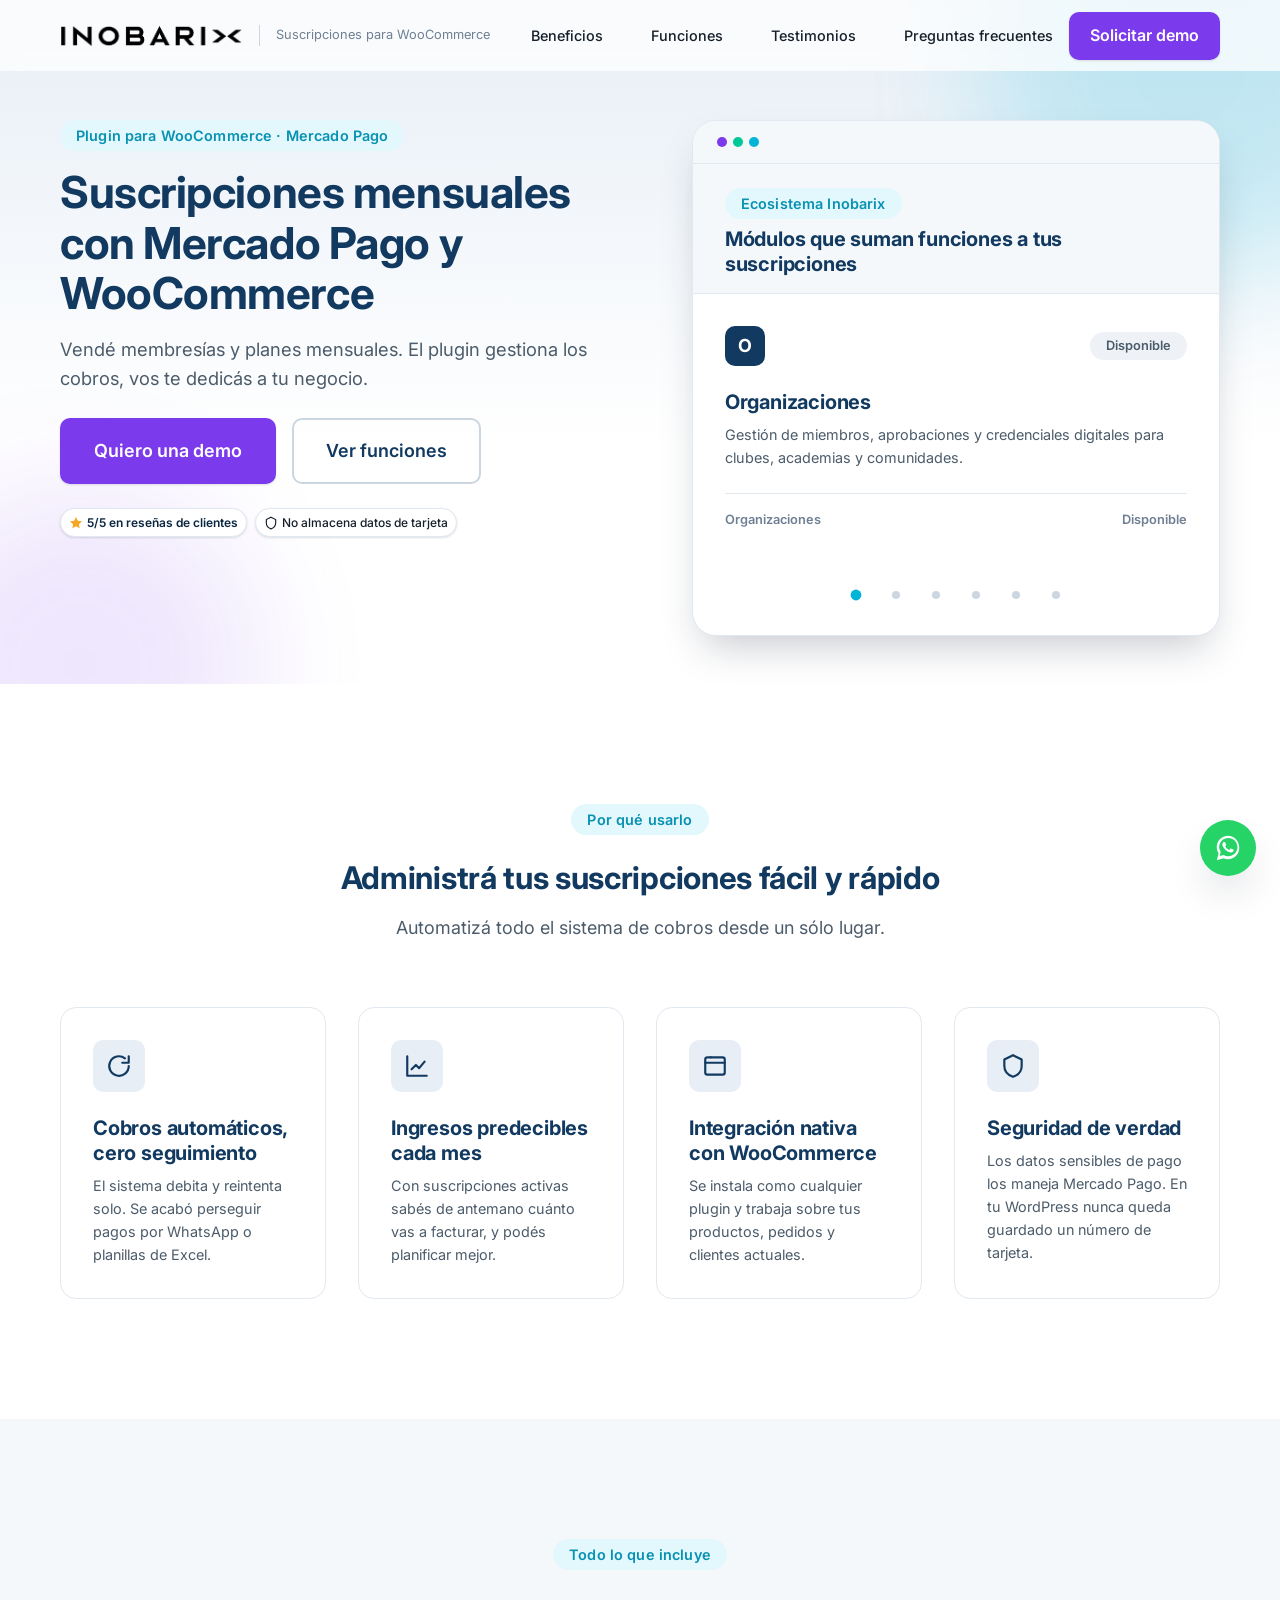
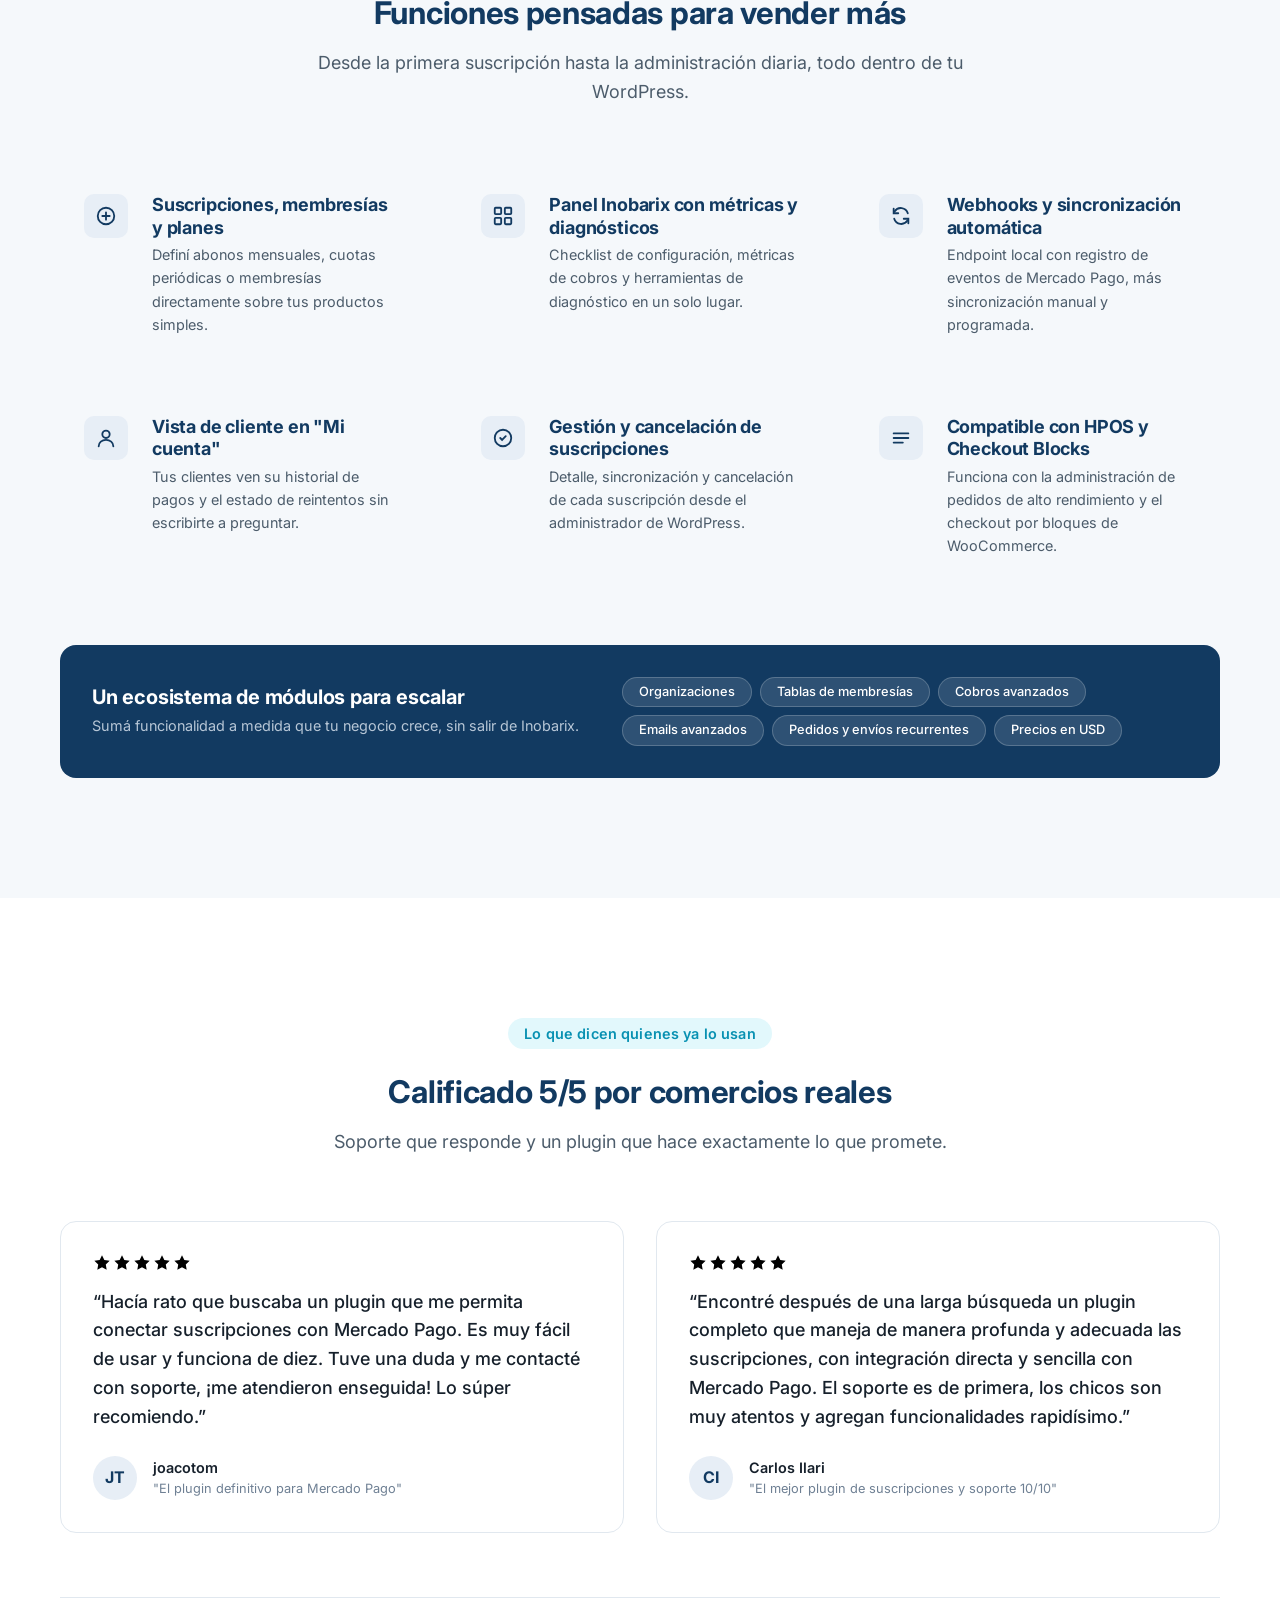
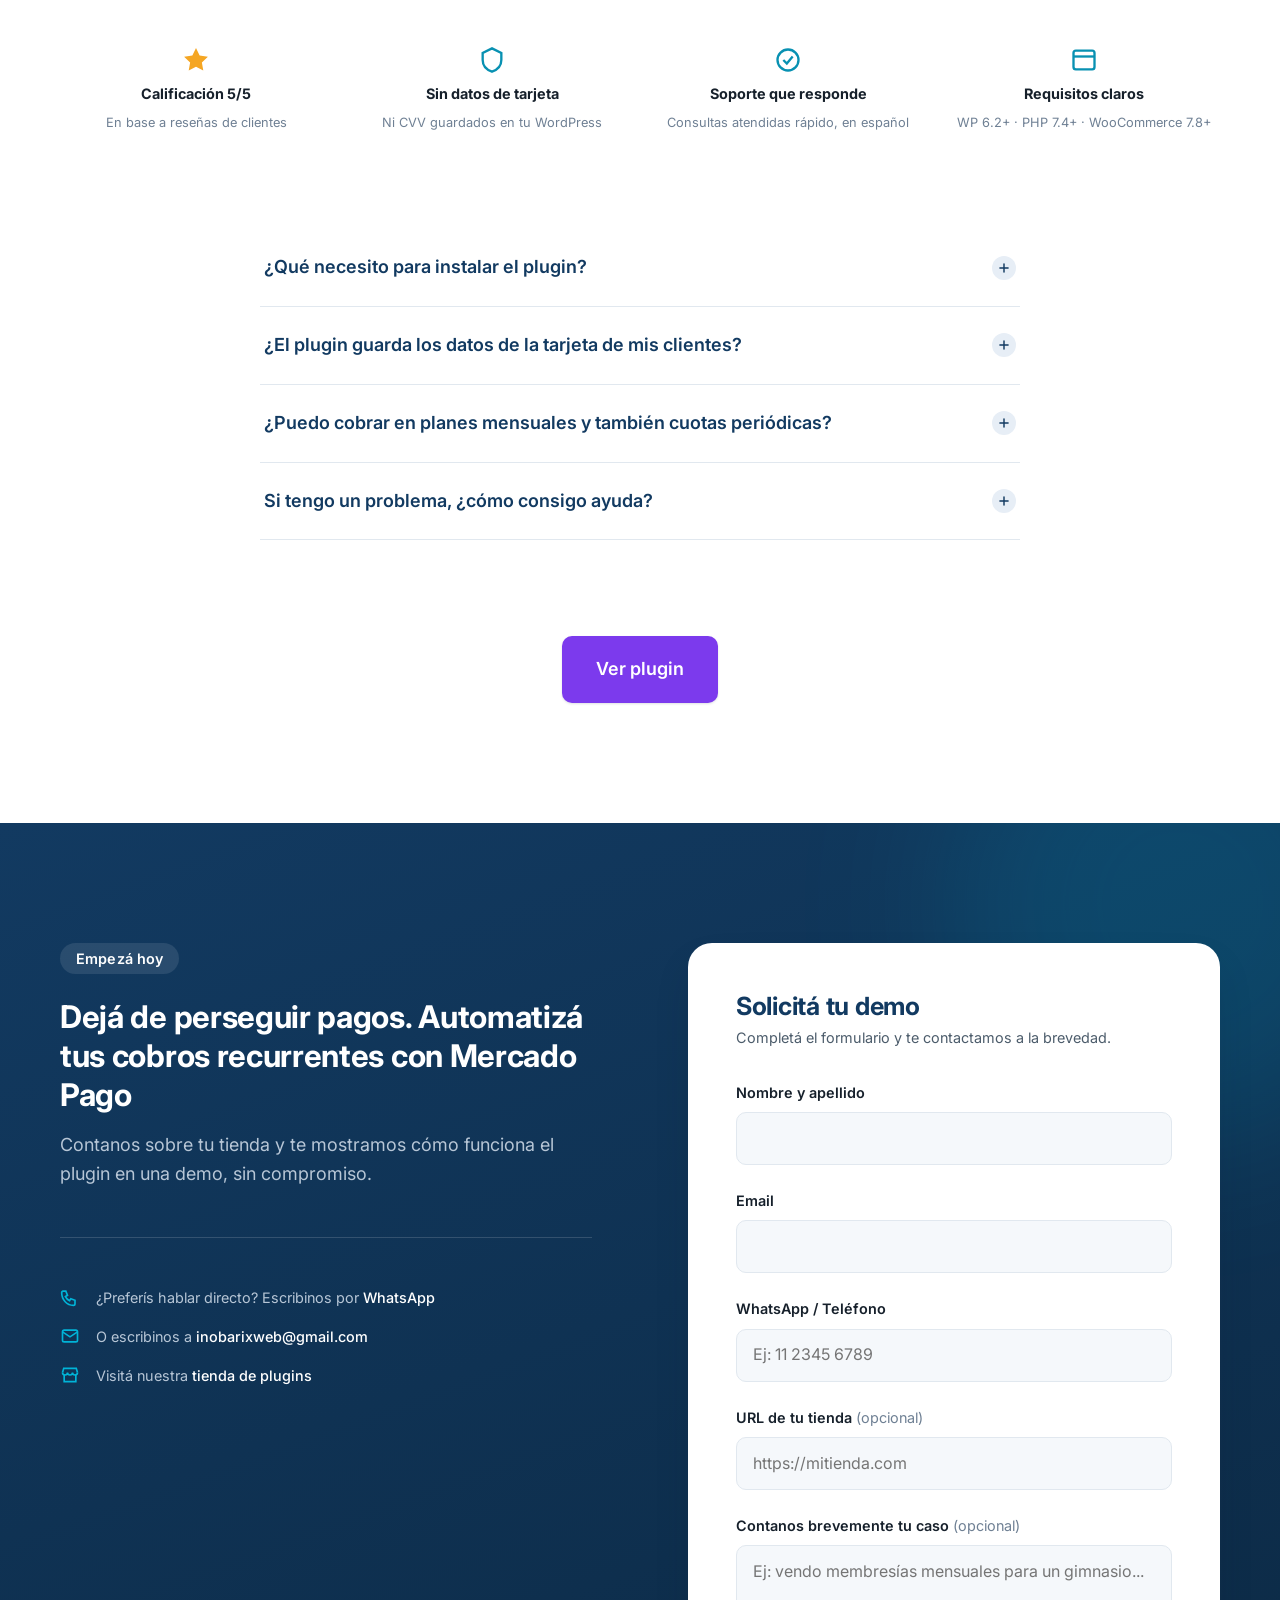
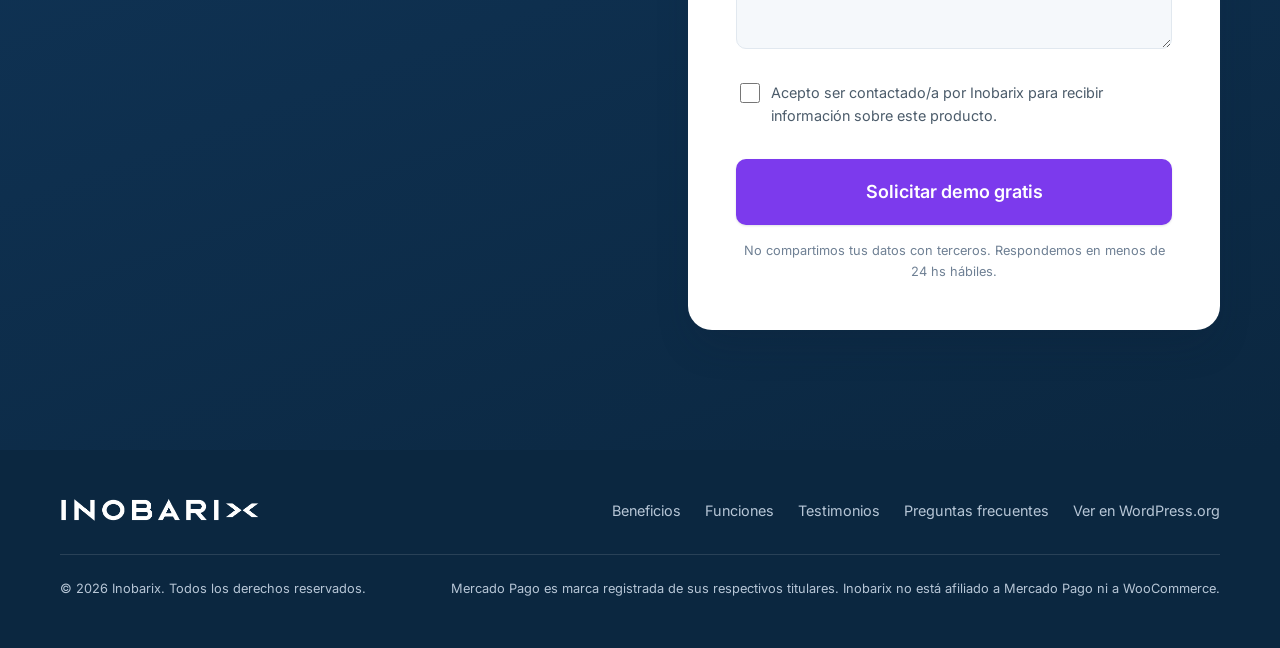
<file: index.html>
<!DOCTYPE html>
<html lang="es-AR">
<head>
  <meta charset="UTF-8">
  <meta name="viewport" content="width=device-width, initial-scale=1.0">
  <title>Suscripciones y Pagos Recurrentes con Mercado Pago para WooCommerce | Inobarix</title>
  <meta name="description" content="Cobrá suscripciones, membresías y pagos recurrentes con Mercado Pago directo desde tu WooCommerce. Sin gestión manual, con webhooks, panel de métricas y soporte real. Pedí tu demo.">

  <!-- Open Graph -->
  <meta property="og:type" content="website">
  <meta property="og:title" content="Suscripciones y Pagos Recurrentes con Mercado Pago para WooCommerce | Inobarix">
  <meta property="og:description" content="Cobros automáticos, suscripciones y membresías con Mercado Pago, integrados nativamente a tu WooCommerce.">
  <!-- TODO: idealmente reemplazar por una imagen 1200x630 optimizada para redes (assets/og-image.jpg) -->
  <meta property="og:image" content="assets/dashboard-screenshot.png">
  <meta property="og:locale" content="es_AR">

  <!-- Favicon -->
  <link rel="icon" type="image/png" href="assets/favicon.png">

  <!-- Google Fonts: Inter, con preconnect para carga óptima -->
  <link rel="preconnect" href="https://fonts.googleapis.com">
  <link rel="preconnect" href="https://fonts.gstatic.com" crossorigin>
  <link href="https://fonts.googleapis.com/css2?family=Inter:wght@400;500;600;700;800&display=swap" rel="stylesheet">

  <link rel="stylesheet" href="css/styles.css">
</head>
<body>
  <a href="#main-content" class="skip-link">Saltar al contenido principal</a>

  <!-- ============================= HEADER ============================= -->
  <header class="site-header" id="site-header">
    <div class="container">
      <a href="#top" class="brand" aria-label="Inobarix — inicio">
        <img src="assets/logo.png" alt="Inobarix" class="brand-logo">
        <small class="brand-tagline">Suscripciones para WooCommerce</small>
      </a>

      <button class="nav-toggle" id="nav-toggle" aria-expanded="false" aria-controls="main-nav" aria-label="Abrir menú de navegación">
        <svg class="icon-open" viewBox="0 0 24 24" fill="none" stroke="currentColor" stroke-width="2" stroke-linecap="round"><line x1="3" y1="6" x2="21" y2="6"/><line x1="3" y1="12" x2="21" y2="12"/><line x1="3" y1="18" x2="21" y2="18"/></svg>
        <svg class="icon-close" viewBox="0 0 24 24" fill="none" stroke="currentColor" stroke-width="2" stroke-linecap="round"><line x1="18" y1="6" x2="6" y2="18"/><line x1="6" y1="6" x2="18" y2="18"/></svg>
      </button>

      <nav class="main-nav" id="main-nav" aria-label="Navegación principal">
        <ul class="nav-links">
          <li><a href="#beneficios" data-nav-link>Beneficios</a></li>
          <li><a href="#funciones" data-nav-link>Funciones</a></li>
          <li><a href="#testimonios" data-nav-link>Testimonios</a></li>
          <li><a href="#preguntas" data-nav-link>Preguntas frecuentes</a></li>
        </ul>
        <a href="#lead-form" class="btn btn-primary nav-cta" data-nav-link>Solicitar demo</a>
      </nav>
    </div>
  </header>

  <main id="main-content">
    <!-- ============================= HERO ============================= -->
    <section class="hero" id="top">
      <div class="container">
        <div class="hero-content" data-reveal>
          <span class="eyebrow">Plugin para WooCommerce · Mercado Pago</span>
          <h1>Suscripciones mensuales con Mercado Pago y WooCommerce</h1>
          <p class="lede">Vendé membresías y planes mensuales. El plugin gestiona los cobros, vos te dedicás a tu negocio.</p>

          <div class="hero-actions">
            <a href="#lead-form" class="btn btn-primary btn-lg">Quiero una demo</a>
            <a href="#funciones" class="btn btn-secondary btn-lg">Ver funciones</a>
          </div>

          <div class="hero-trust">
            <span class="badge badge--stars">
              <svg viewBox="0 0 20 20" fill="#f5a623" width="16" height="16"><path d="M10 1.5l2.6 5.3 5.9.8-4.3 4.1 1 5.8-5.2-2.7-5.2 2.7 1-5.8-4.3-4.1 5.9-.8L10 1.5z"/></svg>
              5/5 en reseñas de clientes
            </span>
            <span class="badge">
              <svg viewBox="0 0 24 24" fill="none" stroke="currentColor" stroke-width="2"><path d="M12 2l8 4v6c0 5-3.4 8.4-8 10-4.6-1.6-8-5-8-10V6l8-4z"/></svg>
              No almacena datos de tarjeta
            </span>
          </div>
        </div>

        <div class="hero-visual" data-reveal>
          <div class="module-carousel" id="module-carousel" aria-roledescription="carrusel" aria-label="Módulos del ecosistema Inobarix">
            <div class="device-frame-bar">
              <span></span><span></span><span></span>
            </div>

            <div class="module-carousel-header">
              <span class="eyebrow">Ecosistema Inobarix</span>
              <h3>Módulos que suman funciones a tus suscripciones</h3>
            </div>

            <div class="module-carousel-viewport">
              <ul class="module-carousel-track" id="module-carousel-track">
                <li class="module-slide" id="module-organizaciones" data-title="Organizaciones" aria-hidden="false">
                  <div class="module-slide-top">
                    <span class="module-icon">O</span>
                    <span class="module-pill">Disponible</span>
                  </div>
                  <h4>Organizaciones</h4>
                  <p>Gestión de miembros, aprobaciones y credenciales digitales para clubes, academias y comunidades.</p>
                  <div class="module-slide-footer">
                    <span>Organizaciones</span>
                    <span class="module-status">Disponible</span>
                  </div>
                </li>

                <li class="module-slide" id="module-tablas" data-title="Tablas de membresías" aria-hidden="true">
                  <div class="module-slide-top">
                    <span class="module-icon">T</span>
                    <span class="module-pill module-pill--active">Activo</span>
                  </div>
                  <h4>Tablas de membresías</h4>
                  <p>Página automática de planes, con tablas de precios listas para publicar en tu tienda.</p>
                  <div class="module-slide-footer">
                    <span>Membresías</span>
                    <span class="module-status module-status--active">Activo</span>
                  </div>
                </li>

                <li class="module-slide" id="module-cobros" data-title="Cobros avanzados" aria-hidden="true">
                  <div class="module-slide-top">
                    <span class="module-icon">C</span>
                    <span class="module-pill module-pill--active">Activo</span>
                  </div>
                  <h4>Cobros avanzados</h4>
                  <p>Fecha de cobro fija cada mes, con primera entrega guiada mediante un pago inicial.</p>
                  <div class="module-slide-footer">
                    <span>Suscripciones</span>
                    <span class="module-status module-status--active">Activo</span>
                  </div>
                </li>

                <li class="module-slide" id="module-emails" data-title="Emails avanzados" aria-hidden="true">
                  <div class="module-slide-top">
                    <span class="module-icon">E</span>
                    <span class="module-pill module-pill--active">Activo</span>
                  </div>
                  <h4>Emails avanzados</h4>
                  <p>Personalizá asunto, cuerpo y destinatarios de cada email automático del ecosistema.</p>
                  <div class="module-slide-footer">
                    <span>Emails</span>
                    <span class="module-status module-status--active">Activo</span>
                  </div>
                </li>

                <li class="module-slide" id="module-pedidos" data-title="Pedidos y envíos recurrentes" aria-hidden="true">
                  <div class="module-slide-top">
                    <span class="module-icon">P</span>
                    <span class="module-pill">Disponible</span>
                  </div>
                  <h4>Pedidos y envíos recurrentes</h4>
                  <p>Genera un pedido de WooCommerce para preparar y despachar cada renovación física.</p>
                  <div class="module-slide-footer">
                    <span>Pedidos</span>
                    <span class="module-status">Disponible</span>
                  </div>
                </li>

                <li class="module-slide" id="module-usd" data-title="Precios en USD" aria-hidden="true">
                  <div class="module-slide-top">
                    <span class="module-icon">P</span>
                    <span class="module-pill module-pill--active">Activo</span>
                  </div>
                  <h4>Precios en USD</h4>
                  <p>Mantené tus precios base en dólares y actualizá los importes en pesos de forma automática.</p>
                  <div class="module-slide-footer">
                    <span>Precios</span>
                    <span class="module-status module-status--active">Activo</span>
                  </div>
                </li>
              </ul>
            </div>

            <div class="module-carousel-dots" id="module-carousel-dots" role="tablist" aria-label="Elegir módulo a mostrar"></div>
            <p class="visually-hidden" id="module-carousel-live" role="status" aria-live="polite"></p>
          </div>
        </div>
      </div>
    </section>

    <!-- ============================= BENEFICIOS ============================= -->
    <section class="section" id="beneficios">
      <div class="container">
        <div class="section-header section-header--center" data-reveal>
          <span class="eyebrow">Por qué usarlo</span>
          <h2>Administrá tus suscripciones fácil y rápido</h2>
          <p>Automatizá todo el sistema de cobros desde un sólo lugar.</p>
        </div>

        <div class="grid grid--4">
          <article class="card" data-reveal>
            <div class="card-icon">
              <svg viewBox="0 0 24 24" fill="none" stroke="currentColor" stroke-width="2" stroke-linecap="round" stroke-linejoin="round"><path d="M21 12a9 9 0 11-3.5-7.1"/><path d="M21 3v6h-6"/></svg>
            </div>
            <h3>Cobros automáticos, cero seguimiento</h3>
            <p>El sistema debita y reintenta solo. Se acabó perseguir pagos por WhatsApp o planillas de Excel.</p>
          </article>

          <article class="card" data-reveal>
            <div class="card-icon">
              <svg viewBox="0 0 24 24" fill="none" stroke="currentColor" stroke-width="2" stroke-linecap="round" stroke-linejoin="round"><path d="M3 3v18h18"/><path d="M7 15l4-4 3 3 5-6"/></svg>
            </div>
            <h3>Ingresos predecibles cada mes</h3>
            <p>Con suscripciones activas sabés de antemano cuánto vas a facturar, y podés planificar mejor.</p>
          </article>

          <article class="card" data-reveal>
            <div class="card-icon">
              <svg viewBox="0 0 24 24" fill="none" stroke="currentColor" stroke-width="2" stroke-linecap="round" stroke-linejoin="round"><rect x="3" y="4" width="18" height="16" rx="2"/><path d="M3 9h18M8 4v0"/></svg>
            </div>
            <h3>Integración nativa con WooCommerce</h3>
            <p>Se instala como cualquier plugin y trabaja sobre tus productos, pedidos y clientes actuales.</p>
          </article>

          <article class="card" data-reveal>
            <div class="card-icon">
              <svg viewBox="0 0 24 24" fill="none" stroke="currentColor" stroke-width="2" stroke-linecap="round" stroke-linejoin="round"><path d="M12 2l8 4v6c0 5-3.4 8.4-8 10-4.6-1.6-8-5-8-10V6l8-4z"/></svg>
            </div>
            <h3>Seguridad de verdad</h3>
            <p>Los datos sensibles de pago los maneja Mercado Pago. En tu WordPress nunca queda guardado un número de tarjeta.</p>
          </article>
        </div>
      </div>
    </section>

    <!-- ============================= FUNCIONES ============================= -->
    <section class="section section--alt" id="funciones">
      <div class="container">
        <div class="section-header section-header--center" data-reveal>
          <span class="eyebrow">Todo lo que incluye</span>
          <h2>Funciones pensadas para vender más</h2>
          <p>Desde la primera suscripción hasta la administración diaria, todo dentro de tu WordPress.</p>
        </div>

        <div class="grid grid--3">
          <div class="feature-item" data-reveal>
            <div class="card-icon card--accent">
              <svg viewBox="0 0 24 24" fill="none" stroke="currentColor" stroke-width="2" stroke-linecap="round"><path d="M12 8v8M8 12h8"/><circle cx="12" cy="12" r="9"/></svg>
            </div>
            <div>
              <h3>Suscripciones, membresías y planes</h3>
              <p>Definí abonos mensuales, cuotas periódicas o membresías directamente sobre tus productos simples.</p>
            </div>
          </div>

          <div class="feature-item" data-reveal>
            <div class="card-icon card--accent">
              <svg viewBox="0 0 24 24" fill="none" stroke="currentColor" stroke-width="2" stroke-linecap="round"><rect x="3" y="3" width="7" height="7" rx="1"/><rect x="14" y="3" width="7" height="7" rx="1"/><rect x="3" y="14" width="7" height="7" rx="1"/><rect x="14" y="14" width="7" height="7" rx="1"/></svg>
            </div>
            <div>
              <h3>Panel Inobarix con métricas y diagnósticos</h3>
              <p>Checklist de configuración, métricas de cobros y herramientas de diagnóstico en un solo lugar.</p>
            </div>
          </div>

          <div class="feature-item" data-reveal>
            <div class="card-icon card--accent">
              <svg viewBox="0 0 24 24" fill="none" stroke="currentColor" stroke-width="2" stroke-linecap="round"><path d="M4 4v5h5M20 20v-5h-5"/><path d="M4.6 15a8 8 0 0014.4 2M19.4 9A8 8 0 005 7"/></svg>
            </div>
            <div>
              <h3>Webhooks y sincronización automática</h3>
              <p>Endpoint local con registro de eventos de Mercado Pago, más sincronización manual y programada.</p>
            </div>
          </div>

          <div class="feature-item" data-reveal>
            <div class="card-icon card--accent">
              <svg viewBox="0 0 24 24" fill="none" stroke="currentColor" stroke-width="2" stroke-linecap="round"><circle cx="12" cy="8" r="4"/><path d="M4 21c0-4 3.6-7 8-7s8 3 8 7"/></svg>
            </div>
            <div>
              <h3>Vista de cliente en "Mi cuenta"</h3>
              <p>Tus clientes ven su historial de pagos y el estado de reintentos sin escribirte a preguntar.</p>
            </div>
          </div>

          <div class="feature-item" data-reveal>
            <div class="card-icon card--accent">
              <svg viewBox="0 0 24 24" fill="none" stroke="currentColor" stroke-width="2" stroke-linecap="round"><path d="M9 12l2 2 4-4"/><circle cx="12" cy="12" r="9"/></svg>
            </div>
            <div>
              <h3>Gestión y cancelación de suscripciones</h3>
              <p>Detalle, sincronización y cancelación de cada suscripción desde el administrador de WordPress.</p>
            </div>
          </div>

          <div class="feature-item" data-reveal>
            <div class="card-icon card--accent">
              <svg viewBox="0 0 24 24" fill="none" stroke="currentColor" stroke-width="2" stroke-linecap="round"><path d="M4 7h16M4 12h16M4 17h10"/></svg>
            </div>
            <div>
              <h3>Compatible con HPOS y Checkout Blocks</h3>
              <p>Funciona con la administración de pedidos de alto rendimiento y el checkout por bloques de WooCommerce.</p>
            </div>
          </div>
        </div>

        <div class="addons-strip" data-reveal>
          <div class="addons-strip-text">
            <h3>Un ecosistema de módulos para escalar</h3>
            <p>Sumá funcionalidad a medida que tu negocio crece, sin salir de Inobarix.</p>
          </div>
          <div class="addon-tags">
            <span>Organizaciones</span>
            <span>Tablas de membresías</span>
            <span>Cobros avanzados</span>
            <span>Emails avanzados</span>
            <span>Pedidos y envíos recurrentes</span>
            <span>Precios en USD</span>
          </div>
        </div>
      </div>
    </section>

    <!-- ============================= TESTIMONIOS + CONFIANZA ============================= -->
    <section class="section" id="testimonios">
      <div class="container">
        <div class="section-header section-header--center" data-reveal>
          <span class="eyebrow">Lo que dicen quienes ya lo usan</span>
          <h2>Calificado 5/5 por comercios reales</h2>
          <p>Soporte que responde y un plugin que hace exactamente lo que promete.</p>
        </div>

        <div class="grid grid--2">
          <article class="testimonial-card" data-reveal>
            <div class="stars" aria-hidden="true">
              <svg viewBox="0 0 20 20"><path d="M10 1.5l2.6 5.3 5.9.8-4.3 4.1 1 5.8-5.2-2.7-5.2 2.7 1-5.8-4.3-4.1 5.9-.8L10 1.5z"/></svg>
              <svg viewBox="0 0 20 20"><path d="M10 1.5l2.6 5.3 5.9.8-4.3 4.1 1 5.8-5.2-2.7-5.2 2.7 1-5.8-4.3-4.1 5.9-.8L10 1.5z"/></svg>
              <svg viewBox="0 0 20 20"><path d="M10 1.5l2.6 5.3 5.9.8-4.3 4.1 1 5.8-5.2-2.7-5.2 2.7 1-5.8-4.3-4.1 5.9-.8L10 1.5z"/></svg>
              <svg viewBox="0 0 20 20"><path d="M10 1.5l2.6 5.3 5.9.8-4.3 4.1 1 5.8-5.2-2.7-5.2 2.7 1-5.8-4.3-4.1 5.9-.8L10 1.5z"/></svg>
              <svg viewBox="0 0 20 20"><path d="M10 1.5l2.6 5.3 5.9.8-4.3 4.1 1 5.8-5.2-2.7-5.2 2.7 1-5.8-4.3-4.1 5.9-.8L10 1.5z"/></svg>
              <span class="visually-hidden">Calificación: 5 de 5 estrellas</span>
            </div>
            <blockquote>&ldquo;Hacía rato que buscaba un plugin que me permita conectar suscripciones con Mercado Pago. Es muy fácil de usar y funciona de diez. Tuve una duda y me contacté con soporte, ¡me atendieron enseguida! Lo súper recomiendo.&rdquo;</blockquote>
            <footer class="testimonial-author">
              <span class="author-avatar" aria-hidden="true">JT</span>
              <div>
                <div class="author-name">joacotom</div>
                <div class="author-role">"El plugin definitivo para Mercado Pago"</div>
              </div>
            </footer>
          </article>

          <article class="testimonial-card" data-reveal>
            <div class="stars" aria-hidden="true">
              <svg viewBox="0 0 20 20"><path d="M10 1.5l2.6 5.3 5.9.8-4.3 4.1 1 5.8-5.2-2.7-5.2 2.7 1-5.8-4.3-4.1 5.9-.8L10 1.5z"/></svg>
              <svg viewBox="0 0 20 20"><path d="M10 1.5l2.6 5.3 5.9.8-4.3 4.1 1 5.8-5.2-2.7-5.2 2.7 1-5.8-4.3-4.1 5.9-.8L10 1.5z"/></svg>
              <svg viewBox="0 0 20 20"><path d="M10 1.5l2.6 5.3 5.9.8-4.3 4.1 1 5.8-5.2-2.7-5.2 2.7 1-5.8-4.3-4.1 5.9-.8L10 1.5z"/></svg>
              <svg viewBox="0 0 20 20"><path d="M10 1.5l2.6 5.3 5.9.8-4.3 4.1 1 5.8-5.2-2.7-5.2 2.7 1-5.8-4.3-4.1 5.9-.8L10 1.5z"/></svg>
              <svg viewBox="0 0 20 20"><path d="M10 1.5l2.6 5.3 5.9.8-4.3 4.1 1 5.8-5.2-2.7-5.2 2.7 1-5.8-4.3-4.1 5.9-.8L10 1.5z"/></svg>
              <span class="visually-hidden">Calificación: 5 de 5 estrellas</span>
            </div>
            <blockquote>&ldquo;Encontré después de una larga búsqueda un plugin completo que maneja de manera profunda y adecuada las suscripciones, con integración directa y sencilla con Mercado Pago. El soporte es de primera, los chicos son muy atentos y agregan funcionalidades rapidísimo.&rdquo;</blockquote>
            <footer class="testimonial-author">
              <span class="author-avatar" aria-hidden="true">CI</span>
              <div>
                <div class="author-name">Carlos Ilari</div>
                <div class="author-role">"El mejor plugin de suscripciones y soporte 10/10"</div>
              </div>
            </footer>
          </article>
        </div>

        <div class="reassurance-strip" data-reveal>
          <div class="reassurance-item">
            <svg viewBox="0 0 20 20" fill="#f5a623"><path d="M10 1.5l2.6 5.3 5.9.8-4.3 4.1 1 5.8-5.2-2.7-5.2 2.7 1-5.8-4.3-4.1 5.9-.8L10 1.5z"/></svg>
            <strong>Calificación 5/5</strong>
            <span>En base a reseñas de clientes</span>
          </div>
          <div class="reassurance-item">
            <svg viewBox="0 0 24 24" fill="none" stroke="currentColor" stroke-width="2"><path d="M12 2l8 4v6c0 5-3.4 8.4-8 10-4.6-1.6-8-5-8-10V6l8-4z"/></svg>
            <strong>Sin datos de tarjeta</strong>
            <span>Ni CVV guardados en tu WordPress</span>
          </div>
          <div class="reassurance-item">
            <svg viewBox="0 0 24 24" fill="none" stroke="currentColor" stroke-width="2"><path d="M8 12l3 3 5-6"/><circle cx="12" cy="12" r="9"/></svg>
            <strong>Soporte que responde</strong>
            <span>Consultas atendidas rápido, en español</span>
          </div>
          <div class="reassurance-item">
            <svg viewBox="0 0 24 24" fill="none" stroke="currentColor" stroke-width="2"><rect x="3" y="4" width="18" height="16" rx="2"/><path d="M3 9h18"/></svg>
            <strong>Requisitos claros</strong>
            <span>WP 6.2+ · PHP 7.4+ · WooCommerce 7.8+</span>
          </div>
        </div>

        <!-- FAQ -->
        <div class="faq" id="preguntas" data-reveal>
          <details class="faq-item">
            <summary>
              ¿Qué necesito para instalar el plugin?
              <span class="faq-icon"><svg viewBox="0 0 24 24" fill="none" stroke="currentColor" stroke-width="2.5" stroke-linecap="round"><line x1="12" y1="5" x2="12" y2="19"/><line x1="5" y1="12" x2="19" y2="12"/></svg></span>
            </summary>
            <p>Necesitás WordPress 6.2 o superior, PHP 7.4 o superior y WooCommerce 7.8 o superior. Con eso, la instalación es la misma que la de cualquier plugin de WordPress.</p>
          </details>
          <details class="faq-item">
            <summary>
              ¿El plugin guarda los datos de la tarjeta de mis clientes?
              <span class="faq-icon"><svg viewBox="0 0 24 24" fill="none" stroke="currentColor" stroke-width="2.5" stroke-linecap="round"><line x1="12" y1="5" x2="12" y2="19"/><line x1="5" y1="12" x2="19" y2="12"/></svg></span>
            </summary>
            <p>No. El número de tarjeta, el CVV y las credenciales sensibles nunca se almacenan en WordPress: toda la autorización y el manejo de datos sensibles quedan a cargo de Mercado Pago.</p>
          </details>
          <details class="faq-item">
            <summary>
              ¿Puedo cobrar en planes mensuales y también cuotas periódicas?
              <span class="faq-icon"><svg viewBox="0 0 24 24" fill="none" stroke="currentColor" stroke-width="2.5" stroke-linecap="round"><line x1="12" y1="5" x2="12" y2="19"/><line x1="5" y1="12" x2="19" y2="12"/></svg></span>
            </summary>
            <p>Sí. Podés configurar suscripciones mensuales, abonos y cuotas periódicas sobre tus productos simples de WooCommerce, con cobro automático vía Mercado Pago.</p>
          </details>
          <details class="faq-item">
            <summary>
              Si tengo un problema, ¿cómo consigo ayuda?
              <span class="faq-icon"><svg viewBox="0 0 24 24" fill="none" stroke="currentColor" stroke-width="2.5" stroke-linecap="round"><line x1="12" y1="5" x2="12" y2="19"/><line x1="5" y1="12" x2="19" y2="12"/></svg></span>
            </summary>
            <p>Podés escribirnos por WhatsApp con el botón flotante de esta página o dejarnos tus datos en el formulario de abajo. Nuestro soporte responde rápido y en español.</p>
          </details>
          <div class="faq-cta">
            <a href="https://wordpress.org/plugins/inobarix-recurring-payments-for-mercado-pago/" class="btn btn-primary btn-lg" target="_blank" rel="noopener">Ver plugin</a>
          </div>
        </div>
      </div>
    </section>

    <!-- ============================= CTA FINAL + FORMULARIO ============================= -->
    <section class="section cta-section" id="lead-form">
      <div class="container">
        <div class="cta-grid">
          <div class="cta-intro" data-reveal>
            <span class="eyebrow" style="background: rgba(255,255,255,0.1); color: var(--color-text-inverse);">Empezá hoy</span>
            <h2>Dejá de perseguir pagos. Automatizá tus cobros recurrentes con Mercado Pago</h2>
            <p>Contanos sobre tu tienda y te mostramos cómo funciona el plugin en una demo, sin compromiso.</p>

            <div class="cta-direct-contact">
              <div class="contact-line">
                <svg viewBox="0 0 24 24" fill="none" stroke="currentColor" stroke-width="2"><path d="M3 5h4l2 5-2.5 1.5a11 11 0 005 5L13 14l5 2v4a2 2 0 01-2 2C8.5 22 2 15.5 2 7a2 2 0 012-2z"/></svg>
                <span>¿Preferís hablar directo? Escribinos por <a href="#" id="whatsapp-inline-link">WhatsApp</a></span>
              </div>
              <div class="contact-line">
                <svg viewBox="0 0 24 24" fill="none" stroke="currentColor" stroke-width="2"><rect x="3" y="5" width="18" height="14" rx="2"/><path d="M3 7l9 6 9-6"/></svg>
                <span>O escribinos a <a href="mailto:inobarixweb@gmail.com">inobarixweb@gmail.com</a></span>
              </div>
              <div class="contact-line">
                <svg viewBox="0 0 24 24" fill="none" stroke="currentColor" stroke-width="2"><path d="M3 9l1.5-5h15L21 9"/><path d="M3 9a3 3 0 006 0 3 3 0 006 0 3 3 0 006 0"/><path d="M5 12v8h14v-8"/></svg>
                <span>Visitá nuestra <a href="https://inobarix.com.ar/tienda-de-plugins/" target="_blank" rel="noopener">tienda de plugins</a></span>
              </div>
            </div>
          </div>

          <div class="lead-form-card" data-reveal>
            <h3>Solicitá tu demo</h3>
            <p>Completá el formulario y te contactamos a la brevedad.</p>

            <form id="lead-form-el" novalidate>
              <div class="form-row">
                <label for="name">Nombre y apellido</label>
                <input type="text" id="name" name="name" autocomplete="name" required aria-describedby="error-name">
                <p class="field-error" id="error-name" role="alert">
                  <svg width="14" height="14" viewBox="0 0 24 24" fill="none" stroke="currentColor" stroke-width="2"><circle cx="12" cy="12" r="9"/><line x1="12" y1="8" x2="12" y2="13"/><line x1="12" y1="16" x2="12" y2="16"/></svg>
                  Contanos tu nombre para poder saludarte.
                </p>
              </div>

              <div class="form-row">
                <label for="email">Email</label>
                <input type="email" id="email" name="email" autocomplete="email" required aria-describedby="error-email">
                <p class="field-error" id="error-email" role="alert">
                  <svg width="14" height="14" viewBox="0 0 24 24" fill="none" stroke="currentColor" stroke-width="2"><circle cx="12" cy="12" r="9"/><line x1="12" y1="8" x2="12" y2="13"/><line x1="12" y1="16" x2="12" y2="16"/></svg>
                  Ingresá un email válido para contactarte.
                </p>
              </div>

              <div class="form-row">
                <label for="phone">WhatsApp / Teléfono</label>
                <input type="tel" id="phone" name="phone" autocomplete="tel" required aria-describedby="error-phone" placeholder="Ej: 11 2345 6789">
                <p class="field-error" id="error-phone" role="alert">
                  <svg width="14" height="14" viewBox="0 0 24 24" fill="none" stroke="currentColor" stroke-width="2"><circle cx="12" cy="12" r="9"/><line x1="12" y1="8" x2="12" y2="13"/><line x1="12" y1="16" x2="12" y2="16"/></svg>
                  Dejanos un teléfono de contacto válido.
                </p>
              </div>

              <div class="form-row">
                <label for="store-url">URL de tu tienda <span class="optional">(opcional)</span></label>
                <input type="url" id="store-url" name="storeUrl" autocomplete="url" placeholder="https://mitienda.com">
              </div>

              <div class="form-row">
                <label for="message">Contanos brevemente tu caso <span class="optional">(opcional)</span></label>
                <textarea id="message" name="message" rows="3" placeholder="Ej: vendo membresías mensuales para un gimnasio..."></textarea>
              </div>

              <div class="form-row-checkbox">
                <input type="checkbox" id="consent" name="consent" required aria-describedby="error-consent">
                <label for="consent">Acepto ser contactado/a por Inobarix para recibir información sobre este producto.</label>
              </div>
              <p class="field-error" id="error-consent" role="alert" style="margin-top: calc(var(--space-2) * -1); margin-bottom: var(--space-4);">
                <svg width="14" height="14" viewBox="0 0 24 24" fill="none" stroke="currentColor" stroke-width="2"><circle cx="12" cy="12" r="9"/><line x1="12" y1="8" x2="12" y2="13"/><line x1="12" y1="16" x2="12" y2="16"/></svg>
                Necesitamos tu consentimiento para poder contactarte.
              </p>

              <button type="submit" class="btn btn-primary btn-block btn-lg">Solicitar demo gratis</button>

              <div class="form-status" id="form-status" role="status" aria-live="polite"></div>

              <p class="form-note">No compartimos tus datos con terceros. Respondemos en menos de 24 hs hábiles.</p>
            </form>
          </div>
        </div>
      </div>
    </section>
  </main>

  <!-- ============================= FOOTER ============================= -->
  <footer class="site-footer">
    <div class="container">
      <div class="footer-top">
        <a href="#top" class="footer-brand" aria-label="Inobarix — inicio">
          <img src="assets/logo-white.png" alt="Inobarix" class="footer-brand-logo">
        </a>
        <nav aria-label="Enlaces del pie de página">
          <ul class="footer-links">
            <li><a href="#beneficios">Beneficios</a></li>
            <li><a href="#funciones">Funciones</a></li>
            <li><a href="#testimonios">Testimonios</a></li>
            <li><a href="#preguntas">Preguntas frecuentes</a></li>
            <!-- TODO: reemplazar por la URL real del plugin en WordPress.org -->
            <li><a href="https://wordpress.org/plugins/" target="_blank" rel="noopener noreferrer">Ver en WordPress.org</a></li>
          </ul>
        </nav>
      </div>
      <div class="footer-bottom">
        <span>&copy; <span id="current-year">2026</span> Inobarix. Todos los derechos reservados.</span>
        <span>Mercado Pago es marca registrada de sus respectivos titulares. Inobarix no está afiliado a Mercado Pago ni a WooCommerce.</span>
      </div>
    </div>
  </footer>

  <!-- ============================= WHATSAPP FLOTANTE ============================= -->
  <a href="#" class="whatsapp-float" id="whatsapp-float" target="_blank" rel="noopener noreferrer" aria-label="Escribinos por WhatsApp">
    <svg viewBox="0 0 32 32" fill="currentColor" aria-hidden="true"><path d="M16.01 3C9.4 3 4 8.4 4 15.01c0 2.5.73 4.83 2 6.78L4 29l7.4-1.94a11.9 11.9 0 004.6.93h.01c6.61 0 12-5.4 12-12.01C28 8.4 22.62 3 16.01 3zm0 21.8c-1.5 0-2.97-.4-4.25-1.16l-.3-.18-4.39 1.15 1.17-4.28-.2-.3a9.7 9.7 0 01-1.5-5.03c0-5.4 4.4-9.8 9.8-9.8 2.62 0 5.08 1.02 6.93 2.87a9.72 9.72 0 012.87 6.93c0 5.4-4.4 9.8-9.8 9.8zm5.4-7.35c-.3-.15-1.76-.87-2.03-.97-.27-.1-.47-.15-.67.15-.2.3-.77.97-.94 1.17-.17.2-.35.22-.65.07-.3-.15-1.24-.46-2.36-1.46-.87-.78-1.46-1.74-1.63-2.04-.17-.3-.02-.46.13-.61.13-.13.3-.35.45-.52.15-.17.2-.3.3-.5.1-.2.05-.37-.02-.52-.07-.15-.67-1.62-.92-2.22-.24-.58-.49-.5-.67-.51h-.57c-.2 0-.52.07-.79.37-.27.3-1.04 1.02-1.04 2.48 0 1.46 1.07 2.87 1.22 3.07.15.2 2.1 3.2 5.08 4.49.71.3 1.26.49 1.69.62.71.23 1.35.2 1.86.12.57-.08 1.76-.72 2-1.42.25-.7.25-1.29.17-1.42-.07-.13-.27-.2-.57-.35z"/></svg>
  </a>

  <script src="js/main.js"></script>
</body>
</html>
</file>
<file: css/styles.css>
/* ==========================================================================
   INOBARIX — Suscripciones y Pagos Recurrentes con Mercado Pago para WooCommerce
   Landing page — Sistema de diseño + estilos
   ========================================================================== */

/* --------------------------------------------------------------------------
   1. RESET BÁSICO
   -------------------------------------------------------------------------- */
*,
*::before,
*::after {
  box-sizing: border-box;
}

html {
  -webkit-text-size-adjust: 100%;
}

body,
h1, h2, h3, h4,
p, figure, blockquote, dl, dd {
  margin: 0;
}

ul[class], ol[class] {
  list-style: none;
  margin: 0;
  padding: 0;
}

img, picture, svg {
  max-width: 100%;
  display: block;
}

button, input, textarea, select {
  font: inherit;
  color: inherit;
}

a {
  color: inherit;
  text-decoration: none;
}

button {
  cursor: pointer;
  background: none;
  border: none;
}

/* --------------------------------------------------------------------------
   2. DESIGN TOKENS
   -------------------------------------------------------------------------- */
:root {
  /* --- Color: neutros --- */
  --color-white: #ffffff;
  --color-bg: #ffffff;
  --color-bg-alt: #f5f8fb;
  --color-bg-alt-2: #eef2f7;
  --color-border: #e1e8ef;
  --color-border-strong: #cbd6e0;

  --color-text: #16202b;
  --color-text-muted: #4c5c6b;
  --color-text-soft: #6f8094;
  --color-text-inverse: #ffffff;
  --color-text-inverse-muted: #b7c6d6;

  /* --- Color: marca --- */
  --color-primary: #123a61;        /* navy — headers, texto de marca, fondos oscuros */
  --color-primary-dark: #0b2740;
  --color-primary-100: #e7eef6;    /* fondo suave con tinte de marca */

  --color-accent: #00b4d8;         /* celeste — confianza / asociado a pagos digitales */
  --color-accent-dark: #0891b2;
  --color-accent-100: #e2f8fc;

  --color-cta: #7c3aed;            /* violeta — acción principal, contrasta con el azul */
  --color-cta-hover: #6d28d9;
  --color-cta-text: #1a1002;

  --color-success: #00a86b;
  --color-success-bg: #e4f7ee;
  --color-error: #e5484d;
  --color-error-bg: #fdeceb;

  /* --- Tipografía --- */
  --font-base: 'Inter', -apple-system, BlinkMacSystemFont, 'Segoe UI', Roboto, Helvetica, Arial, sans-serif;

  --fs-caption: 0.8rem;      /* 12.8px */
  --fs-small: 0.9rem;        /* 14.4px */
  --fs-body: 1rem;           /* 16px */
  --fs-body-lg: 1.125rem;    /* 18px */
  --fs-h4: 1.25rem;          /* 20px */
  --fs-h3: 1.563rem;         /* 25px */
  --fs-h2: 1.953rem;         /* 31px */
  --fs-h1: 2.441rem;         /* 39px  — mobile */
  --fs-h1-lg: 3.5rem;        /* 56px  — desktop */
  --fs-hero-lead: 1.15rem;

  --lh-tight: 1.15;
  --lh-heading: 1.25;
  --lh-body: 1.6;

  --fw-regular: 400;
  --fw-medium: 500;
  --fw-semibold: 600;
  --fw-bold: 700;
  --fw-extrabold: 800;

  /* --- Espaciado (escala 4/8px) --- */
  --space-1: 0.25rem;   /* 4px */
  --space-2: 0.5rem;    /* 8px */
  --space-3: 1rem;      /* 16px */
  --space-4: 1.5rem;    /* 24px */
  --space-5: 2rem;      /* 32px */
  --space-6: 3rem;      /* 48px */
  --space-7: 4rem;      /* 64px */
  --space-8: 6rem;      /* 96px */
  --space-9: 7.5rem;    /* 120px */

  --section-padding-y: 4.5rem;   /* mobile */
  --section-padding-y-lg: 7.5rem; /* desktop */

  /* --- Grilla / contenedor --- */
  --container-max: 1200px;
  --container-gutter: 1.25rem;

  /* --- Radios --- */
  --radius-sm: 6px;
  --radius-md: 10px;
  --radius-lg: 16px;
  --radius-xl: 24px;
  --radius-full: 999px;

  /* --- Sombras --- */
  --shadow-sm: 0 1px 2px rgba(15, 30, 51, 0.06), 0 1px 3px rgba(15, 30, 51, 0.08);
  --shadow-md: 0 4px 12px rgba(15, 30, 51, 0.08), 0 2px 4px rgba(15, 30, 51, 0.06);
  --shadow-lg: 0 20px 40px -12px rgba(15, 30, 51, 0.25);

  /* --- Transiciones --- */
  --transition-fast: 150ms ease;
  --transition-base: 220ms ease;
  --transition-slow: 320ms ease;

  /* --- Header --- */
  --header-height: 72px;
}

/* --------------------------------------------------------------------------
   3. BASE
   -------------------------------------------------------------------------- */
html {
  scroll-behavior: smooth;
  scroll-padding-top: var(--header-height);
}

body {
  font-family: var(--font-base);
  font-size: var(--fs-body);
  line-height: var(--lh-body);
  color: var(--color-text);
  background: var(--color-bg);
  -webkit-font-smoothing: antialiased;
  overflow-x: hidden;
}

h1, h2, h3, h4 {
  font-weight: var(--fw-bold);
  line-height: var(--lh-heading);
  color: var(--color-primary);
  letter-spacing: -0.01em;
}

h1 { font-size: var(--fs-h1); line-height: var(--lh-tight); }
h2 { font-size: var(--fs-h2); }
h3 { font-size: var(--fs-h3); }
h4 { font-size: var(--fs-h4); }

p { color: var(--color-text-muted); }

.lede {
  font-size: var(--fs-body-lg);
  color: var(--color-text-muted);
  max-width: 62ch;
}

/* Foco visible accesible en todo elemento interactivo */
a:focus-visible,
button:focus-visible,
input:focus-visible,
textarea:focus-visible,
summary:focus-visible {
  outline: 3px solid var(--color-accent);
  outline-offset: 2px;
  border-radius: var(--radius-sm);
}

.skip-link {
  position: absolute;
  left: var(--space-3);
  top: -60px;
  background: var(--color-primary);
  color: var(--color-text-inverse);
  padding: var(--space-2) var(--space-4);
  border-radius: var(--radius-sm);
  z-index: 1000;
  transition: top var(--transition-base);
}

.skip-link:focus {
  top: var(--space-3);
}

@media (prefers-reduced-motion: reduce) {
  html { scroll-behavior: auto; }
  *, *::before, *::after {
    animation-duration: 0.001ms !important;
    animation-iteration-count: 1 !important;
    transition-duration: 0.001ms !important;
    scroll-behavior: auto !important;
  }
}

/* --------------------------------------------------------------------------
   4. LAYOUT / GRILLA
   -------------------------------------------------------------------------- */
.container {
  width: 100%;
  max-width: var(--container-max);
  margin-inline: auto;
  padding-inline: var(--container-gutter);
}

.section {
  padding-block: var(--section-padding-y);
}

.section--alt {
  background: var(--color-bg-alt);
}

.section-header {
  max-width: 680px;
  margin-bottom: var(--space-7);
}

.section-header--center {
  margin-inline: auto;
  text-align: center;
}

.eyebrow {
  display: inline-flex;
  align-items: center;
  gap: var(--space-2);
  font-size: var(--fs-small);
  font-weight: var(--fw-semibold);
  color: var(--color-accent-dark);
  background: var(--color-accent-100);
  padding: var(--space-1) var(--space-3);
  border-radius: var(--radius-full);
  margin-bottom: var(--space-4);
  letter-spacing: 0.01em;
}

.section-header h2 {
  margin-bottom: var(--space-3);
}

.section-header p {
  font-size: var(--fs-body-lg);
}

@media (min-width: 768px) {
  :root {
    --fs-h1: var(--fs-h1-lg);
  }
  .section {
    padding-block: var(--section-padding-y-lg);
  }
}

/* --------------------------------------------------------------------------
   5. COMPONENTES — BOTONES
   -------------------------------------------------------------------------- */
.btn {
  display: inline-flex;
  align-items: center;
  justify-content: center;
  gap: var(--space-2);
  font-weight: var(--fw-semibold);
  font-size: var(--fs-body);
  padding: 0.9rem 1.75rem;
  border-radius: var(--radius-md);
  border: 2px solid transparent;
  transition: transform var(--transition-fast), box-shadow var(--transition-fast),
    background-color var(--transition-fast), border-color var(--transition-fast), color var(--transition-fast);
  white-space: nowrap;
  min-height: 48px;
}

.btn:active {
  transform: translateY(1px);
}

.btn-primary {
  background: var(--color-cta);
  color: var(--color-white);
  box-shadow: var(--shadow-sm);
}

.btn-primary:hover {
  background: var(--color-cta-hover);
  box-shadow: var(--shadow-md);
}

.btn-secondary {
  background: transparent;
  color: var(--color-primary);
  border-color: var(--color-border-strong);
}

.btn-secondary:hover {
  border-color: var(--color-primary);
  background: var(--color-primary-100);
}

.btn-on-dark {
  background: transparent;
  color: var(--color-text-inverse);
  border-color: rgba(255, 255, 255, 0.35);
}

.btn-on-dark:hover {
  background: rgba(255, 255, 255, 0.1);
  border-color: rgba(255, 255, 255, 0.6);
}

.btn-block {
  width: 100%;
}

.btn-lg {
  padding: 1.05rem 2rem;
  font-size: var(--fs-body-lg);
}

/* --------------------------------------------------------------------------
   6. COMPONENTES — BADGES / PILLS
   -------------------------------------------------------------------------- */
.badge {
  display: inline-flex;
  align-items: center;
  gap: var(--space-2);
  font-size: var(--fs-small);
  font-weight: var(--fw-medium);
  color: var(--color-text);
  background: var(--color-white);
  border: 1px solid var(--color-border);
  padding: var(--space-2) var(--space-3);
  border-radius: var(--radius-full);
  box-shadow: var(--shadow-sm);
}

.badge svg {
  flex-shrink: 0;
  width: 16px;
  height: 16px;
}

.badge--stars {
  color: var(--color-primary-dark);
  font-weight: var(--fw-semibold);
}

.badge--on-dark {
  background: rgba(255, 255, 255, 0.08);
  border-color: rgba(255, 255, 255, 0.18);
  color: var(--color-text-inverse);
}

/* --------------------------------------------------------------------------
   7. HEADER / NAV
   -------------------------------------------------------------------------- */
.site-header {
  position: fixed;
  inset-inline: 0;
  top: 0;
  z-index: 900;
  height: var(--header-height);
  display: flex;
  align-items: center;
  border-bottom: 1px solid transparent;
  transition: border-color var(--transition-base), box-shadow var(--transition-base);
}

/* El blur translúcido vive en un ::before aparte: si "backdrop-filter" estuviera
   directo en .site-header (que es position:fixed), crearía sin querer un nuevo
   contenedor de posicionamiento para sus descendientes fixed (como .main-nav),
   atrapando el menú mobile dentro de los 72px del header en vez de la pantalla. */
.site-header::before {
  content: '';
  position: absolute;
  inset: 0;
  z-index: -1;
  background: rgba(255, 255, 255, 0.75);
  backdrop-filter: blur(10px);
  -webkit-backdrop-filter: blur(10px);
  transition: background-color var(--transition-base);
}

.site-header.is-scrolled {
  border-bottom-color: var(--color-border);
  box-shadow: var(--shadow-sm);
}

.site-header.is-scrolled::before {
  background: rgba(255, 255, 255, 0.92);
}

.site-header .container {
  display: flex;
  align-items: center;
  justify-content: space-between;
  gap: var(--space-4);
}

.brand {
  display: flex;
  align-items: center;
  gap: var(--space-3);
}

.brand-logo {
  height: 22px;
  width: auto;
}

.brand-tagline {
  font-weight: var(--fw-regular);
  font-size: var(--fs-caption);
  color: var(--color-text-soft);
  padding-left: var(--space-3);
  border-left: 1px solid var(--color-border-strong);
  display: none;
}

@media (min-width: 480px) {
  .brand-tagline {
    display: block;
  }
}

.nav-toggle {
  display: inline-flex;
  align-items: center;
  justify-content: center;
  width: 44px;
  height: 44px;
  border-radius: var(--radius-md);
  z-index: 950;
}

.nav-toggle:hover {
  background: var(--color-bg-alt-2);
}

.nav-toggle svg {
  width: 24px;
  height: 24px;
}

.icon-close { display: none; }

.nav-toggle[aria-expanded="true"] .icon-open { display: none; }
.nav-toggle[aria-expanded="true"] .icon-close { display: block; }

.main-nav {
  position: fixed;
  inset: var(--header-height) 0 0 0;
  background: var(--color-white);
  display: flex;
  flex-direction: column;
  justify-content: flex-start;
  align-items: stretch;
  padding: var(--space-6) var(--space-4);
  transform: translateX(100%);
  transition: transform var(--transition-slow);
  overflow-y: auto;
}

.main-nav.is-open {
  transform: translateX(0);
}

.nav-links {
  display: flex;
  flex-direction: column;
  gap: var(--space-2);
  margin-bottom: var(--space-6);
}

.nav-links a {
  font-weight: var(--fw-medium);
  font-size: var(--fs-h4);
  padding: var(--space-3) 0;
  border-bottom: 1px solid var(--color-border);
  color: var(--color-text);
  transition: color var(--transition-fast);
}

.nav-links a:hover {
  color: var(--color-accent-dark);
}

.nav-cta {
  width: 100%;
  padding: 0.3rem 1.2rem;
}

@media (min-width: 1024px) {
  .nav-toggle { display: none; }

  .main-nav {
    position: static;
    transform: none;
    flex-direction: row;
    align-items: center;
    padding: 0;
    background: transparent;
    overflow: visible;
  }

  .nav-links {
    flex-direction: row;
    align-items: center;
    gap: var(--space-6);
    margin-bottom: 0;
    margin-right: var(--space-6);
  }

  .nav-links a {
    font-size: var(--fs-small);
    padding: var(--space-2) 0;
    border-bottom: none;
    position: relative;
  }

  .nav-links a::after {
    content: '';
    position: absolute;
    left: 0;
    bottom: -2px;
    width: 0;
    height: 2px;
    background: var(--color-accent);
    transition: width var(--transition-base);
  }

  .nav-links a:hover::after {
    width: 100%;
  }

  .nav-cta {
    width: auto;
    margin-left: var(--space-3);
  }
}

/* --------------------------------------------------------------------------
   8. HERO
   -------------------------------------------------------------------------- */
.hero {
  position: relative;
  padding-top: calc(var(--header-height) + var(--space-6));
  padding-bottom: var(--space-6);
  background: linear-gradient(180deg, var(--color-primary-100) 0%, var(--color-bg) 65%);
  overflow: hidden;
}

.hero::before,
.hero::after {
  content: '';
  position: absolute;
  border-radius: 50%;
  filter: blur(60px);
  opacity: 0.5;
  z-index: 0;
}

.hero::before {
  width: 420px;
  height: 420px;
  background: var(--color-accent);
  opacity: 0.18;
  top: -140px;
  right: -120px;
}

.hero::after {
  width: 360px;
  height: 360px;
  background: var(--color-cta);
  opacity: 0.12;
  bottom: -160px;
  left: -100px;
}

.hero .container {
  position: relative;
  z-index: 1;
  display: grid;
  grid-template-columns: 1fr;
  gap: var(--space-6);
}

.hero-content {
  text-align: center;
  max-width: 760px;
  margin-inline: auto;
  min-width: 0;
}

.hero-content h1 {
  margin-bottom: var(--space-4);
}

.hero-content .lede {
  margin-inline: auto;
  font-size: var(--fs-hero-lead);
  margin-bottom: var(--space-6);
}

/* Mobile: CTAs apiladas y estiradas a todo el ancho. Desde 480px pasan a fila. */
.hero-actions {
  display: flex;
  flex-direction: column;
  align-items: stretch;
  gap: var(--space-3);
  margin-bottom: var(--space-6);
}

.hero-actions .btn {
  width: 100%;
}

@media (min-width: 480px) {
  .hero-actions {
    flex-direction: row;
    flex-wrap: wrap;
    align-items: center;
    justify-content: center;
  }

  .hero-actions .btn {
    width: auto;
  }
}

.hero-trust {
  display: flex;
  flex-wrap: wrap;
  gap: var(--space-2);
  justify-content: center;
}

@media (min-width: 420px) {
  .hero-trust {
    flex-wrap: nowrap;
  }
}

.hero-trust .badge {
  font-size: 0.75rem;
  padding: var(--space-1) var(--space-2);
  gap: var(--space-1);
  white-space: nowrap;
}

.hero-trust .badge svg {
  width: 14px;
  height: 14px;
}

.hero-visual {
  position: relative;
  max-width: 560px;
  margin-inline: auto;
  width: 100%;
  min-width: 0;
}

.device-frame-bar {
  display: flex;
  align-items: center;
  gap: 6px;
  padding: var(--space-3) var(--space-4);
  background: var(--color-bg-alt);
  border-bottom: 1px solid var(--color-border);
}

.device-frame-bar span {
  width: 10px;
  height: 10px;
  border-radius: 50%;
  background: var(--color-border-strong);
}

.device-frame-bar span:nth-child(1) { background: #7c3aed; }
.device-frame-bar span:nth-child(2) { background: #00c896; }
.device-frame-bar span:nth-child(3) { background: #00b4d8; }

/* --- Carrusel de módulos (reemplaza la captura fija del hero) --- */
.module-carousel {
  border-radius: var(--radius-xl);
  box-shadow: var(--shadow-lg);
  overflow: hidden;
  background: var(--color-white);
  border: 1px solid var(--color-border);
  min-width: 0;
}

.module-carousel-header {
  padding: var(--space-4) var(--space-5) var(--space-3);
  background: var(--color-bg-alt);
  border-bottom: 1px solid var(--color-border);
}

.module-carousel-header .eyebrow {
  margin-bottom: var(--space-2);
}

.module-carousel-header h3 {
  font-size: var(--fs-h4);
  margin: 0;
}

.module-carousel-viewport {
  overflow: hidden;
  min-width: 0;
}

.module-carousel-track {
  display: flex;
  width: 100%;
  min-width: 0;
  transition: transform 500ms ease;
}

@media (prefers-reduced-motion: reduce) {
  .module-carousel-track {
    transition: none;
  }
}

.module-slide {
  flex: 0 0 100%;
  min-width: 100%;
  padding: var(--space-5);
  min-height: 220px;
  display: flex;
  flex-direction: column;
}

.module-slide-top {
  display: flex;
  align-items: center;
  justify-content: space-between;
  margin-bottom: var(--space-4);
}

.module-icon {
  display: inline-flex;
  align-items: center;
  justify-content: center;
  width: 40px;
  height: 40px;
  border-radius: var(--radius-md);
  background: var(--color-primary);
  color: var(--color-text-inverse);
  font-weight: var(--fw-bold);
  font-size: var(--fs-body-lg);
}

.module-pill {
  font-size: var(--fs-caption);
  font-weight: var(--fw-semibold);
  padding: var(--space-1) var(--space-3);
  border-radius: var(--radius-full);
  background: var(--color-bg-alt-2);
  color: var(--color-text-muted);
}

.module-pill--active {
  background: var(--color-success-bg);
  color: var(--color-success);
}

.module-slide h4 {
  font-size: var(--fs-h4);
  margin-bottom: var(--space-2);
}

.module-slide p {
  font-size: var(--fs-small);
  margin-bottom: var(--space-4);
}

.module-slide-footer {
  margin-top: auto;
  padding-top: var(--space-3);
  border-top: 1px solid var(--color-border);
  display: flex;
  align-items: center;
  justify-content: space-between;
  font-size: var(--fs-caption);
  font-weight: var(--fw-semibold);
  color: var(--color-text-soft);
}

.module-status--active {
  color: var(--color-success);
}

.module-carousel-dots {
  display: flex;
  justify-content: center;
  gap: var(--space-2);
  padding: var(--space-3) var(--space-4) var(--space-4);
}

.carousel-dot {
  width: 32px;
  height: 32px;
  display: inline-flex;
  align-items: center;
  justify-content: center;
  border-radius: 50%;
  transition: background-color var(--transition-fast);
}

.carousel-dot:hover {
  background: var(--color-bg-alt-2);
}

.carousel-dot::before {
  content: '';
  width: 8px;
  height: 8px;
  border-radius: 50%;
  background: var(--color-border-strong);
  transition: background-color var(--transition-fast), transform var(--transition-fast);
}

.carousel-dot[aria-selected="true"]::before {
  background: var(--color-accent);
  transform: scale(1.35);
}

@media (min-width: 1024px) {
  .hero .container {
    grid-template-columns: 1.05fr 0.95fr;
    align-items: start;
    text-align: left;
  }

  .hero-content {
    text-align: left;
    margin-inline: 0;
  }

  .hero-content .lede {
    margin-inline: 0;
  }

  .hero-actions,
  .hero-trust {
    justify-content: flex-start;
  }

  .hero-visual {
    margin-inline: 0;
  }

  /* Columna izquierda más compacta: a 2 columnas el h1 tiene menos ancho
     disponible, envuelve en más líneas y puede cortarse en pantallas bajas. */
  :root {
    --fs-h1: 2.75rem;
  }

  .hero-content .eyebrow {
    margin-bottom: var(--space-3);
  }

  .hero-content h1 {
    margin-bottom: var(--space-3);
  }

  .hero-content .lede {
    margin-bottom: var(--space-4);
  }

  .hero-actions {
    margin-bottom: var(--space-4);
  }
}

/* --------------------------------------------------------------------------
   9. CARDS — BENEFICIOS / FEATURES
   -------------------------------------------------------------------------- */
.grid {
  display: grid;
  gap: var(--space-5);
}

.grid--2 { grid-template-columns: repeat(1, 1fr); }
.grid--3 { grid-template-columns: repeat(1, 1fr); }
.grid--4 { grid-template-columns: repeat(1, 1fr); }

@media (min-width: 480px) {
  .grid--2 { grid-template-columns: repeat(2, 1fr); }
  .grid--4 { grid-template-columns: repeat(2, 1fr); }
}

@media (min-width: 768px) {
  .grid--3 { grid-template-columns: repeat(2, 1fr); }
}

@media (min-width: 1024px) {
  .grid--3 { grid-template-columns: repeat(3, 1fr); }
  .grid--4 { grid-template-columns: repeat(4, 1fr); }
}

.card {
  background: var(--color-white);
  border: 1px solid var(--color-border);
  border-radius: var(--radius-lg);
  padding: var(--space-5);
  transition: transform var(--transition-base), box-shadow var(--transition-base), border-color var(--transition-base);
}

.card:hover {
  transform: translateY(-4px);
  box-shadow: var(--shadow-md);
  border-color: var(--color-border-strong);
}

.card-icon {
  display: inline-flex;
  align-items: center;
  justify-content: center;
  width: 52px;
  height: 52px;
  border-radius: var(--radius-md);
  background: var(--color-primary-100);
  color: var(--color-primary);
  margin-bottom: var(--space-4);
}

.card-icon svg {
  width: 26px;
  height: 26px;
}

.card--accent .card-icon {
  background: var(--color-accent-100);
  color: var(--color-accent-dark);
}

.card h3 {
  font-size: var(--fs-h4);
  margin-bottom: var(--space-2);
}

.card p {
  font-size: var(--fs-small);
}

/* Features — variante compacta con icono en línea */
.feature-item {
  display: flex;
  gap: var(--space-4);
  padding: var(--space-4);
  border-radius: var(--radius-lg);
  transition: background-color var(--transition-base);
}

.feature-item:hover {
  background: var(--color-bg-alt);
}

.feature-item .card-icon {
  flex-shrink: 0;
  margin-bottom: 0;
  width: 44px;
  height: 44px;
}

.feature-item .card-icon svg {
  width: 22px;
  height: 22px;
}

.feature-item h3 {
  font-size: var(--fs-body-lg);
  margin-bottom: var(--space-1);
}

.feature-item p {
  font-size: var(--fs-small);
}

/* Módulos / add-ons strip */
.addons-strip {
  margin-top: var(--space-7);
  padding: var(--space-5);
  border-radius: var(--radius-lg);
  background: var(--color-primary);
  color: var(--color-text-inverse);
  display: flex;
  flex-wrap: wrap;
  align-items: center;
  gap: var(--space-4);
}

.addons-strip h3 {
  color: var(--color-text-inverse);
  font-size: var(--fs-h4);
  margin-bottom: var(--space-1);
}

.addons-strip p {
  color: var(--color-text-inverse-muted);
  font-size: var(--fs-small);
  margin: 0;
}

.addons-strip-text {
  flex: 1 1 260px;
}

.addon-tags {
  display: flex;
  flex-wrap: wrap;
  gap: var(--space-2);
  flex: 1 1 320px;
}

.addon-tags span {
  font-size: var(--fs-caption);
  font-weight: var(--fw-medium);
  background: rgba(255, 255, 255, 0.12);
  border: 1px solid rgba(255, 255, 255, 0.2);
  padding: var(--space-1) var(--space-3);
  border-radius: var(--radius-full);
}

/* --------------------------------------------------------------------------
   10. TESTIMONIOS
   -------------------------------------------------------------------------- */
.testimonial-card {
  background: var(--color-white);
  border: 1px solid var(--color-border);
  border-radius: var(--radius-lg);
  padding: var(--space-5);
  display: flex;
  flex-direction: column;
  gap: var(--space-3);
}

.stars {
  display: flex;
  gap: 2px;
  color: #f5a623;
}

.stars svg {
  width: 18px;
  height: 18px;
}

.testimonial-card blockquote {
  font-size: var(--fs-body-lg);
  color: var(--color-text);
  font-weight: var(--fw-medium);
  line-height: var(--lh-body);
}

.testimonial-author {
  display: flex;
  align-items: center;
  gap: var(--space-3);
  margin-top: auto;
  padding-top: var(--space-2);
}

.author-avatar {
  width: 44px;
  height: 44px;
  border-radius: 50%;
  background: var(--color-primary-100);
  color: var(--color-primary);
  display: flex;
  align-items: center;
  justify-content: center;
  font-weight: var(--fw-bold);
  flex-shrink: 0;
}

.author-name {
  font-weight: var(--fw-semibold);
  color: var(--color-text);
  font-size: var(--fs-small);
}

.author-role {
  font-size: var(--fs-caption);
  color: var(--color-text-soft);
}

/* Franja de reaseguramiento */
.reassurance-strip {
  margin-top: var(--space-7);
  border-top: 1px solid var(--color-border);
  padding-top: var(--space-6);
  display: grid;
  gap: var(--space-4);
  grid-template-columns: repeat(1, 1fr);
  text-align: center;
}

.reassurance-item {
  display: flex;
  flex-direction: column;
  align-items: center;
  gap: var(--space-2);
}

.reassurance-item svg {
  width: 28px;
  height: 28px;
  color: var(--color-accent-dark);
}

.reassurance-item strong {
  font-size: var(--fs-small);
  color: var(--color-text);
}

.reassurance-item span {
  font-size: var(--fs-caption);
  color: var(--color-text-soft);
}

@media (min-width: 768px) {
  .reassurance-strip {
    grid-template-columns: repeat(4, 1fr);
  }
}

/* --------------------------------------------------------------------------
   11. FAQ (accordion accesible con <details>)
   -------------------------------------------------------------------------- */
.faq {
  margin-top: var(--space-8);
  max-width: 760px;
  margin-inline: auto;
}

.faq-item {
  border-bottom: 1px solid var(--color-border);
}

.faq-item summary {
  list-style: none;
  display: flex;
  align-items: center;
  justify-content: space-between;
  gap: var(--space-3);
  padding: var(--space-4) var(--space-1);
  font-weight: var(--fw-semibold);
  color: var(--color-primary);
  font-size: var(--fs-body-lg);
}

.faq-item summary::-webkit-details-marker {
  display: none;
}

.faq-item summary .faq-icon {
  flex-shrink: 0;
  width: 24px;
  height: 24px;
  border-radius: 50%;
  background: var(--color-primary-100);
  display: flex;
  align-items: center;
  justify-content: center;
  transition: transform var(--transition-base);
}

.faq-item summary .faq-icon svg {
  width: 14px;
  height: 14px;
  color: var(--color-primary);
}

.faq-item[open] summary .faq-icon {
  transform: rotate(45deg);
}

.faq-item p {
  padding: 0 var(--space-1) var(--space-4);
  font-size: var(--fs-body);
}

.faq-cta {
  margin-top: var(--space-8);
  text-align: center;
}

/* --------------------------------------------------------------------------
   12. CTA FINAL + FORMULARIO
   -------------------------------------------------------------------------- */
.cta-section {
  background: linear-gradient(160deg, var(--color-primary) 0%, var(--color-primary-dark) 100%);
  color: var(--color-text-inverse);
  position: relative;
  overflow: hidden;
}

.cta-section::before {
  content: '';
  position: absolute;
  width: 480px;
  height: 480px;
  border-radius: 50%;
  background: var(--color-accent);
  opacity: 0.15;
  filter: blur(80px);
  top: -160px;
  right: -140px;
}

.cta-section .container {
  position: relative;
  z-index: 1;
}

.cta-grid {
  display: grid;
  gap: var(--space-8);
}

.cta-intro h2 {
  color: var(--color-text-inverse);
  margin-bottom: var(--space-3);
}

.cta-intro p {
  color: var(--color-text-inverse-muted);
  font-size: var(--fs-body-lg);
  margin-bottom: var(--space-6);
}

.cta-direct-contact {
  margin-top: var(--space-6);
  padding-top: var(--space-6);
  border-top: 1px solid rgba(255, 255, 255, 0.15);
  display: flex;
  flex-direction: column;
  gap: var(--space-3);
}

.contact-line {
  display: flex;
  align-items: center;
  gap: var(--space-3);
  font-size: var(--fs-small);
  color: var(--color-text-inverse-muted);
}

.contact-line svg {
  width: 20px;
  height: 20px;
  color: var(--color-accent);
  flex-shrink: 0;
}

.contact-line a {
  color: var(--color-text-inverse);
  font-weight: var(--fw-medium);
  transition: color var(--transition-fast);
}

.contact-line a:hover {
  color: var(--color-accent);
}

/* Form card */
.lead-form-card {
  background: var(--color-white);
  border-radius: var(--radius-xl);
  padding: var(--space-6);
  box-shadow: var(--shadow-lg);
  color: var(--color-text);
}

.lead-form-card h3 {
  margin-bottom: var(--space-1);
}

.lead-form-card > p {
  font-size: var(--fs-small);
  margin-bottom: var(--space-5);
}

.form-row {
  margin-bottom: var(--space-4);
}

.form-row label {
  display: block;
  font-size: var(--fs-small);
  font-weight: var(--fw-semibold);
  color: var(--color-text);
  margin-bottom: var(--space-2);
}

.form-row .optional {
  font-weight: var(--fw-regular);
  color: var(--color-text-soft);
}

.form-row input,
.form-row textarea {
  width: 100%;
  padding: 0.8rem 1rem;
  border: 1.5px solid var(--color-border);
  border-radius: var(--radius-md);
  background: var(--color-bg-alt);
  font-size: var(--fs-body);
  transition: border-color var(--transition-fast), background-color var(--transition-fast);
}

.form-row input:hover,
.form-row textarea:hover {
  border-color: var(--color-border-strong);
}

.form-row input:focus,
.form-row textarea:focus {
  outline: none;
  border-color: var(--color-accent);
  background: var(--color-white);
}

.form-row input[aria-invalid="true"],
.form-row textarea[aria-invalid="true"] {
  border-color: var(--color-error);
  background: var(--color-error-bg);
}

.form-row textarea {
  resize: vertical;
  min-height: 96px;
}

.field-error {
  display: none;
  align-items: center;
  gap: var(--space-1);
  color: var(--color-error);
  font-size: var(--fs-caption);
  margin-top: var(--space-2);
}

.field-error.is-visible {
  display: flex;
}

.form-row-checkbox {
  display: flex;
  align-items: flex-start;
  gap: var(--space-2);
  margin-bottom: var(--space-5);
}

.form-row-checkbox input {
  width: 20px;
  height: 20px;
  min-width: 20px;
  margin-top: 2px;
  accent-color: var(--color-accent);
}

.form-row-checkbox label {
  font-size: var(--fs-small);
  color: var(--color-text-muted);
}

.form-note {
  font-size: var(--fs-caption);
  color: var(--color-text-soft);
  margin-top: var(--space-3);
  text-align: center;
}

.form-status {
  margin-top: var(--space-4);
  padding: var(--space-3) var(--space-4);
  border-radius: var(--radius-md);
  font-size: var(--fs-small);
  font-weight: var(--fw-medium);
  display: none;
  align-items: flex-start;
  gap: var(--space-2);
}

.form-status.is-visible {
  display: flex;
}

.form-status.success {
  background: var(--color-success-bg);
  color: var(--color-success);
}

.form-status.error {
  background: var(--color-error-bg);
  color: var(--color-error);
}

.form-status svg {
  width: 20px;
  height: 20px;
  flex-shrink: 0;
}

@media (min-width: 1024px) {
  .cta-grid {
    grid-template-columns: 1fr 1fr;
    align-items: start;
  }
}

/* --------------------------------------------------------------------------
   13. FOOTER
   -------------------------------------------------------------------------- */
.site-footer {
  background: var(--color-primary-dark);
  color: var(--color-text-inverse-muted);
  padding-block: var(--space-6);
}

.footer-top {
  display: flex;
  flex-direction: column;
  gap: var(--space-5);
  padding-bottom: var(--space-5);
  border-bottom: 1px solid rgba(255, 255, 255, 0.12);
  margin-bottom: var(--space-4);
}

.footer-brand {
  display: flex;
  align-items: center;
}

.footer-brand-logo {
  height: 24px;
  width: auto;
}

.footer-links {
  display: flex;
  flex-wrap: wrap;
  gap: var(--space-4);
  font-size: var(--fs-small);
}

.footer-links a {
  transition: color var(--transition-fast);
}

.footer-links a:hover {
  color: var(--color-white);
}

.footer-bottom {
  display: flex;
  flex-direction: column;
  gap: var(--space-2);
  font-size: var(--fs-caption);
}

@media (min-width: 768px) {
  .footer-top {
    flex-direction: row;
    align-items: center;
    justify-content: space-between;
  }

  .footer-bottom {
    flex-direction: row;
    justify-content: space-between;
  }
}

/* --------------------------------------------------------------------------
   14. WHATSAPP FLOTANTE
   -------------------------------------------------------------------------- */
.whatsapp-float {
  position: fixed;
  right: var(--space-4);
  bottom: var(--space-4);
  width: 56px;
  height: 56px;
  min-width: 44px;
  min-height: 44px;
  border-radius: 50%;
  background: #25d366;
  color: #ffffff;
  display: flex;
  align-items: center;
  justify-content: center;
  box-shadow: var(--shadow-lg);
  z-index: 800;
  transition: transform var(--transition-base), box-shadow var(--transition-base);
}

.whatsapp-float:hover {
  transform: scale(1.08);
  box-shadow: 0 24px 44px -14px rgba(15, 30, 51, 0.4);
}

.whatsapp-float svg {
  width: 30px;
  height: 30px;
}

/* Evita tapar el botón de envío del formulario en mobile */
@media (max-width: 767px) {
  .whatsapp-float {
    right: var(--space-3);
    bottom: var(--space-3);
    width: 52px;
    height: 52px;
  }

  #lead-form {
    scroll-margin-bottom: 80px;
  }
}

/* --------------------------------------------------------------------------
   15. UTILIDADES / REVEAL
   -------------------------------------------------------------------------- */
.visually-hidden {
  position: absolute;
  width: 1px;
  height: 1px;
  padding: 0;
  margin: -1px;
  overflow: hidden;
  clip: rect(0, 0, 0, 0);
  white-space: nowrap;
  border: 0;
}

[data-reveal] {
  opacity: 0;
  transform: translateY(24px);
  transition: opacity 600ms ease, transform 600ms ease;
}

[data-reveal].is-visible {
  opacity: 1;
  transform: translateY(0);
}

@media (prefers-reduced-motion: reduce) {
  [data-reveal] {
    opacity: 1;
    transform: none;
    transition: none;
  }
}

.text-center { text-align: center; }
</file>
